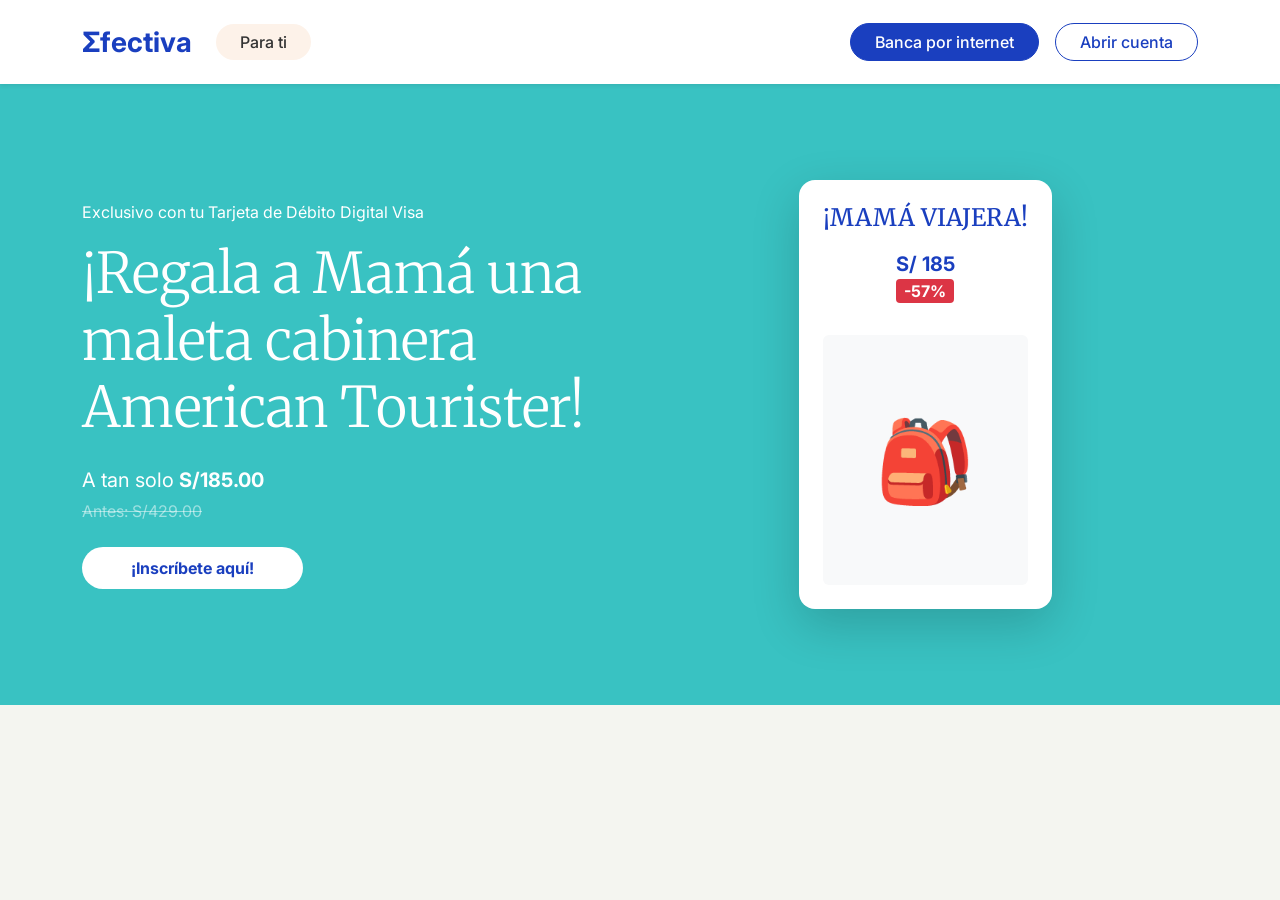
<file: FINANCIERA/src/main/resources/static/index.html>
<!DOCTYPE html>
<html lang="es">
<head>
    <meta charset="UTF-8">
    <meta name="viewport" content="width=device-width, initial-scale=1.0">
    <title>Financiera Efectiva - Réplica</title>
    <link href="https://cdn.jsdelivr.net/npm/bootstrap@5.3.2/dist/css/bootstrap.min.css" rel="stylesheet">
    <link href="https://fonts.googleapis.com/css2?family=Inter:wght@400;500;700&family=Merriweather:wght@700&display=swap" rel="stylesheet">

    <link rel="stylesheet" href="css/styles.css">
</head>
<body>

<nav class="navbar navbar-expand-lg bg-white py-3 shadow-sm sticky-top">
    <div class="container">
        <div class="d-flex align-items-center">
            <a class="navbar-brand text-primary fw-bold fs-3 me-4" href="#">Σfectiva</a>
            <button class="btn btn-light rounded-pill px-4 fw-medium" type="button" style="background-color: #fdf2e9; color: #333; border: none;">Para ti</button>
        </div>

        <button class="navbar-toggler" type="button" data-bs-toggle="collapse" data-bs-target="#navbarNav">
            <span class="navbar-toggler-icon"></span>
        </button>

        <div class="collapse navbar-collapse justify-content-end" id="navbarNav">
            <ul class="navbar-nav align-items-center">
                <li class="nav-item me-3">
                    <a href="login.html" class="btn btn-primary rounded-pill px-4 fw-medium">Banca por internet</a>
                </li>
                <li class="nav-item">
                    <a href="registro.html" class="btn btn-outline-primary rounded-pill px-4 fw-medium">Abrir cuenta</a>
                </li>
            </ul>
        </div>
    </div>
</nav>

<section class="hero-section text-white py-5" style="background-color: var(--efectiva-cyan);">
    <div class="container py-5">
        <div class="row align-items-center">
            <div class="col-lg-6 mb-5 mb-lg-0 pe-lg-5">
                <p class="mb-3 fs-6">Exclusivo con tu Tarjeta de Débito Digital Visa</p>
                <h1 class="display-4 mb-4 font-serif">¡Regala a Mamá una maleta cabinera American Tourister!</h1>
                <p class="fs-5 mb-1">A tan solo <strong>S/185.00</strong></p>
                <p class="text-white-50 text-decoration-line-through mb-4">Antes: S/429.00</p>
                <a href="registro.html" class="btn bg-white text-primary rounded-pill px-5 py-2 fw-bold">¡Inscríbete aquí!</a>
            </div>
            <div class="col-lg-6 text-center">
                <div class="bg-white rounded-4 p-4 text-dark shadow-lg d-inline-block position-relative">
                    <h4 class="font-serif text-primary mb-3">¡MAMÁ VIAJERA!</h4>
                    <p class="mb-0 fs-5 text-primary fw-bold">S/ 185</p>
                    <p class="text-danger fw-bold bg-danger text-white d-inline-block px-2 rounded-1">-57%</p>
                    <div class="mt-3 bg-light rounded" style="height: 250px; width: 100%; display: flex; align-items: center; justify-content: center; font-size: 5rem;">
                        🎒
                    </div>
                </div>
            </div>
        </div>
    </div>
</section>

<script src="https://cdn.jsdelivr.net/npm/bootstrap@5.3.2/dist/js/bootstrap.bundle.min.js"></script>
</body>
</html>
</file>
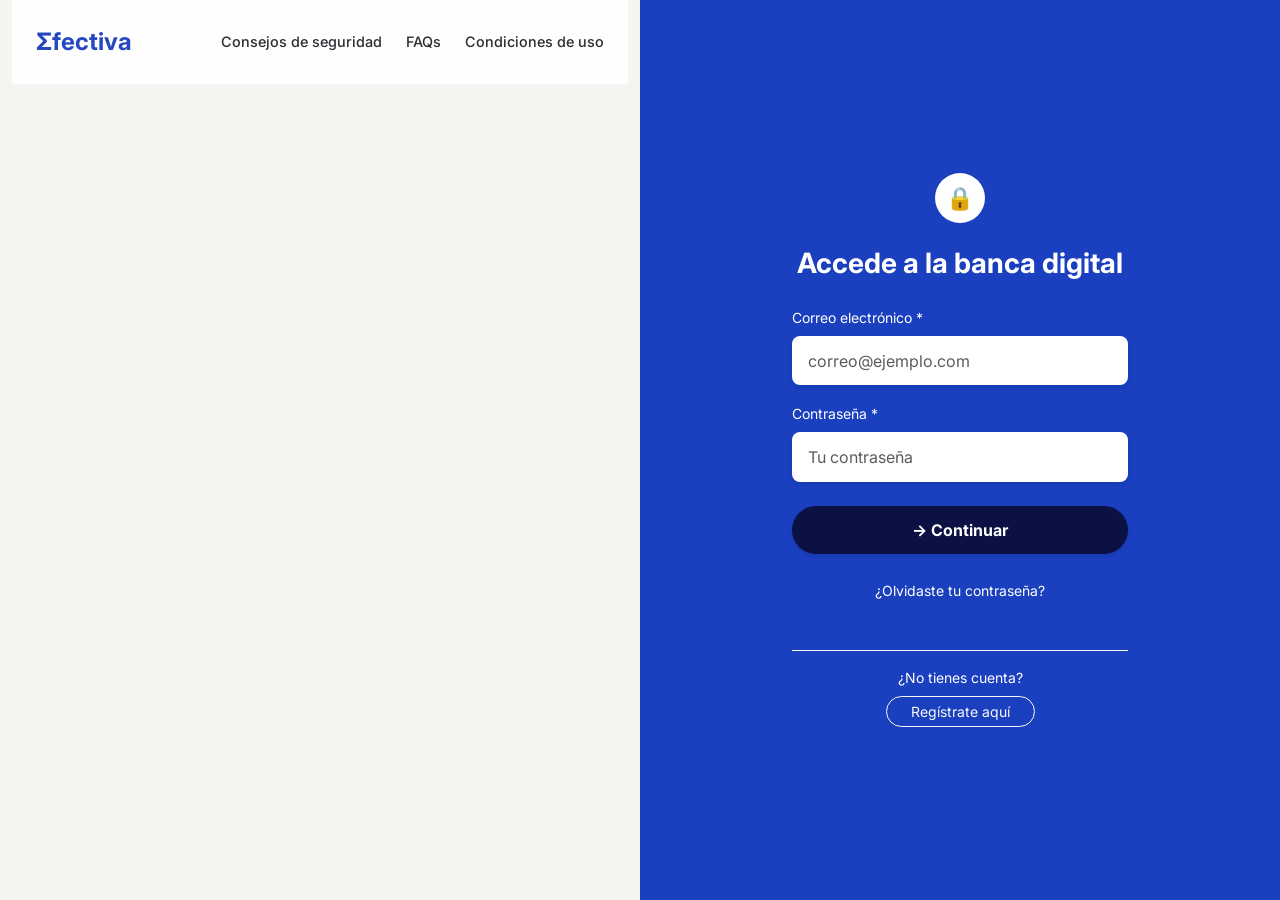
<file: FINANCIERA/src/main/resources/static/creditos.html>
<!DOCTYPE html>
<html lang="es">
<head>
    <meta charset="UTF-8">
    <meta name="viewport" content="width=device-width, initial-scale=1.0">
    <title>Mis Créditos - Financiera Efectiva</title>
    <link href="https://cdn.jsdelivr.net/npm/bootstrap@5.3.2/dist/css/bootstrap.min.css" rel="stylesheet">
    <link href="https://fonts.googleapis.com/css2?family=Inter:wght@400;500;700&display=swap" rel="stylesheet">
    <link rel="stylesheet" href="css/styles.css">

    <style>
        .card-solicitud { background: white; border-radius: 12px; padding: 1.5rem; margin-bottom: 1rem; border-left: 5px solid #ccc; box-shadow: 0 0.125rem 0.25rem rgba(0,0,0,0.075); }
        .card-solicitud.aprobado { border-left-color: #28a745; }
        .card-solicitud.pendiente { border-left-color: #ffc107; }
        .card-solicitud.revision { border-left-color: #17a2b8; }
        .card-solicitud.rechazado { border-left-color: #dc3545; }
        .badge-estado { padding: 0.4rem 0.8rem; border-radius: 20px; font-size: 0.8rem; font-weight: 600; }
        .badge-aprobado { background: #d4edda; color: #155724; }
        .badge-pendiente { background: #fff3cd; color: #856404; }
        .badge-revision { background: #d1ecf1; color: #0c5460; }
        .badge-rechazado { background: #f8d7da; color: #721c24; }

        /* Estilos para la tabla del cronograma */
        .table-cronograma th { font-size: 0.85rem; color: #6c757d; font-weight: 600; }
        .table-cronograma td { font-size: 0.9rem; vertical-align: middle; }
        .estado-cuota.PENDIENTE { color: #856404; background: #fff3cd; padding: 2px 8px; border-radius: 12px; font-size: 0.75rem; font-weight: bold;}
        .estado-cuota.PAGADO { color: #155724; background: #d4edda; padding: 2px 8px; border-radius: 12px; font-size: 0.75rem; font-weight: bold;}
        .estado-cuota.ATRASADO { color: #721c24; background: #f8d7da; padding: 2px 8px; border-radius: 12px; font-size: 0.75rem; font-weight: bold;}
    </style>
</head>
<body>

<div class="sidebar">
    <div class="logo">Σfectiva</div>
    <a href="dashboard.html">🏠 Inicio</a>
    <a href="ahorros.html">💰 Mis Ahorros</a>
    <a href="creditos.html" class="active">📋 Mis Créditos</a>
    <a href="solicitar_credito.html">➕ Solicitar Préstamo</a>
    <a href="transferencias.html">↔️ Transferencias</a>
    <a href="perfil.html">👤 Mi Perfil</a>
    <hr style="border-color:rgba(255,255,255,0.2); margin: 1rem 0;">
    <a href="login.html" id="btn-cerrar">🚪 Cerrar Sesión</a>
</div>

<div class="main-content">
    <div class="d-flex justify-content-between align-items-center mb-4">
        <h4 class="fw-bold mb-0">📋 Mis Créditos y Solicitudes</h4>
        <a href="solicitar_credito.html" class="btn btn-sm fw-semibold shadow-sm"
           style="background:var(--efectiva-blue); color:white; border-radius:8px; padding: 0.5rem 1rem;">
            ➕ Nueva Solicitud
        </a>
    </div>

    <div class="row g-3 mb-4" id="resumen-cards">
        <div class="col-md-3">
            <div class="bg-white rounded-3 p-3 text-center shadow-sm">
                <div style="font-size:1.8rem">📄</div>
                <div class="fw-bold fs-4" id="total-solicitudes">-</div>
                <div class="text-muted small">Total solicitudes</div>
            </div>
        </div>
        <div class="col-md-3">
            <div class="bg-white rounded-3 p-3 text-center shadow-sm">
                <div style="font-size:1.8rem">✅</div>
                <div class="fw-bold fs-4" id="total-aprobados">-</div>
                <div class="text-muted small">Aprobados</div>
            </div>
        </div>
        <div class="col-md-3">
            <div class="bg-white rounded-3 p-3 text-center shadow-sm">
                <div style="font-size:1.8rem">⏳</div>
                <div class="fw-bold fs-4" id="total-pendientes">-</div>
                <div class="text-muted small">Pendientes</div>
            </div>
        </div>
        <div class="col-md-3">
            <div class="bg-white rounded-3 p-3 text-center shadow-sm">
                <div style="font-size:1.8rem">❌</div>
                <div class="fw-bold fs-4" id="total-rechazados">-</div>
                <div class="text-muted small">Rechazados</div>
            </div>
        </div>
    </div>

    <div id="lista-solicitudes">
        <div class="text-center py-5 text-muted">
            <div class="spinner-border text-primary" role="status"></div>
            <div class="mt-3">Cargando tu información crediticia...</div>
        </div>
    </div>
</div>

<div class="modal fade" id="modalCronograma" tabindex="-1" aria-hidden="true">
    <div class="modal-dialog modal-lg modal-dialog-centered">
        <div class="modal-content border-0 shadow-lg rounded-4">
            <div class="modal-header border-0 bg-light rounded-top-4">
                <h5 class="modal-title fw-bold text-dark">📅 Cronograma de Pagos</h5>
                <button type="button" class="btn-close" data-bs-dismiss="modal" aria-label="Close"></button>
            </div>
            <div class="modal-body p-0">
                <div class="table-responsive">
                    <table class="table table-hover table-cronograma mb-0">
                        <thead class="bg-light">
                        <tr>
                            <th class="ps-4">N°</th>
                            <th>Vencimiento</th>
                            <th class="text-end">Capital</th>
                            <th class="text-end">Interés</th>
                            <th class="text-end fw-bold">Cuota Total</th>
                            <th class="text-center pe-4">Estado</th>
                        </tr>
                        </thead>
                        <tbody id="body-cronograma">
                        </tbody>
                    </table>
                </div>
            </div>
            <div class="modal-footer border-0 bg-light rounded-bottom-4">
                <div class="small text-muted w-100 text-center">
                    *La cuota total incluye Seguro de Desgravamen. Sistema de amortización Francés.
                </div>
            </div>
        </div>
    </div>
</div>

<script src="https://cdn.jsdelivr.net/npm/bootstrap@5.3.2/dist/js/bootstrap.bundle.min.js"></script>
<script>
    // 1. Extraer token para enviarlo a la API
    function getHeaders() {
        const token = localStorage.getItem('token');
        const headers = { 'Content-Type': 'application/json' };
        if (token) headers['Authorization'] = 'Bearer ' + token;
        return headers;
    }

    const usuario = JSON.parse(localStorage.getItem('usuario') || '{}');
    if (!usuario || !usuario.id) window.location.href = 'login.html';

    document.getElementById('btn-cerrar').addEventListener('click', (e) => {
        e.preventDefault();
        localStorage.removeItem('usuario');
        localStorage.removeItem('token'); // Limpieza completa
        window.location.href = 'login.html';
    });

    function getBadgeClass(estado) {
        if (!estado) return 'badge-pendiente';
        if (estado.includes('APROBADO') || estado === 'DESEMBOLSADO') return 'badge-aprobado';
        if (estado === 'EN_REVISION') return 'badge-revision';
        if (estado === 'RECHAZADO') return 'badge-rechazado';
        return 'badge-pendiente';
    }

    function getCardClass(estado) {
        if (!estado) return 'pendiente';
        if (estado.includes('APROBADO') || estado === 'DESEMBOLSADO') return 'aprobado';
        if (estado === 'EN_REVISION') return 'revision';
        if (estado === 'RECHAZADO') return 'rechazado';
        return 'pendiente';
    }

    function getIconEstado(estado) {
        if (!estado) return '⏳';
        if (estado.includes('APROBADO') || estado === 'DESEMBOLSADO') return '🎉';
        if (estado === 'EN_REVISION') return '🔍';
        if (estado === 'RECHAZADO') return '❌';
        return '📄';
    }

    async function cargarSolicitudes() {
        try {
            // SE AÑADIÓ LA LLAVE DE SEGURIDAD (getHeaders) AQUÍ
            const response = await fetch(`/api/prestamos/usuario/${usuario.id}`, {
                method: 'GET',
                headers: getHeaders()
            });
            const result = await response.json();
            const lista = document.getElementById('lista-solicitudes');

            if (!result.success || !result.solicitudes || result.solicitudes.length === 0) {
                lista.innerHTML = `
                    <div class="text-center py-5 text-muted bg-white rounded-3 shadow-sm">
                        <div style="font-size:3rem">📭</div>
                        <div class="fw-semibold mt-2">No tienes créditos registrados</div>
                        <div class="small mb-3 mt-2">¿Necesitas efectivo? Solicita tu primer préstamo</div>
                        <a href="solicitar_credito.html" class="btn btn-sm px-4 py-2"
                           style="background:var(--efectiva-blue); color:white; border-radius:8px">
                            Solicitar ahora
                        </a>
                    </div>`;
                document.getElementById('total-solicitudes').textContent = '0';
                document.getElementById('total-aprobados').textContent = '0';
                document.getElementById('total-pendientes').textContent = '0';
                document.getElementById('total-rechazados').textContent = '0';
                return;
            }

            const solicitudes = result.solicitudes;

            // Resumen
            document.getElementById('total-solicitudes').textContent = solicitudes.length;
            document.getElementById('total-aprobados').textContent = solicitudes.filter(s => s.estado && (s.estado.includes('APROBADO') || s.estado === 'DESEMBOLSADO')).length;
            document.getElementById('total-pendientes').textContent = solicitudes.filter(s => !s.estado || s.estado === 'PENDIENTE' || s.estado === 'EN_REVISION').length;
            document.getElementById('total-rechazados').textContent = solicitudes.filter(s => s.estado === 'RECHAZADO').length;

            // Renderizar Lista
            lista.innerHTML = solicitudes.map(s => {
                const fechaStr = s.fechaSolicitud ? new Date(s.fechaSolicitud).toLocaleDateString('es-PE', {day:'2-digit', month:'long', year:'numeric'}) : 'No registrada';
                const monto = s.monto ? parseFloat(s.monto).toLocaleString('es-PE', {minimumFractionDigits:2}) : '0.00';
                const cuota = s.cuotaMensual ? parseFloat(s.cuotaMensual).toLocaleString('es-PE', {minimumFractionDigits:2}) : '--';
                const score = s.puntajeScoring || '--';
                const estadoLimpio = (s.estado || 'PENDIENTE').replace('_', ' ');

                // Botón de cronograma solo si está aprobado o desembolsado
                const btnCronograma = (s.estado && (s.estado.includes('APROBADO') || s.estado === 'DESEMBOLSADO'))
                    ? `<button onclick="abrirCronograma('${s.id}')" class="btn btn-outline-primary btn-sm mt-3 fw-medium rounded-pill px-4">📅 Ver Cronograma de Pagos</button>`
                    : '';

                return `
                <div class="card-solicitud ${getCardClass(s.estado)}">
                    <div class="d-flex justify-content-between align-items-start flex-wrap gap-3">
                        <div>
                            <div class="d-flex align-items-center gap-2 mb-1">
                                <span style="font-size:1.3rem">${getIconEstado(s.estado)}</span>
                                <strong class="fs-5 text-dark">Préstamo de S/ ${monto}</strong>
                            </div>
                            <div class="text-muted small mb-3">📅 Solicitado: ${fechaStr}</div>
                            <div class="d-flex flex-wrap gap-4 small text-dark bg-light p-2 rounded">
                                <span>⏱ Plazo: <strong>${s.plazoMeses || '--'} meses</strong></span>
                                <span>💰 Cuota estimada: <strong>S/ ${cuota}</strong></span>
                                <span>🎯 Scoring: <strong>${score}/100</strong></span>
                                ${s.proposito ? `<span>📌 Motivo: <strong>${s.proposito}</strong></span>` : ''}
                            </div>
                            ${btnCronograma}
                        </div>
                        <span class="badge-estado ${getBadgeClass(s.estado)} shadow-sm">${estadoLimpio}</span>
                    </div>
                </div>`;
            }).join('');

        } catch (error) {
            console.error(error);
            document.getElementById('lista-solicitudes').innerHTML =
                '<div class="alert alert-danger shadow-sm">❌ Error al conectar con el servidor. Verifica tu conexión.</div>';
        }
    }

    // Función para consultar y mostrar el cronograma
    async function abrirCronograma(solicitudId) {
        const tbody = document.getElementById('body-cronograma');
        tbody.innerHTML = '<tr><td colspan="6" class="text-center py-4"><div class="spinner-border text-primary spinner-border-sm"></div> Cargando...</td></tr>';

        // Mostrar el modal inmediatamente
        const modal = new bootstrap.Modal(document.getElementById('modalCronograma'));
        modal.show();

        try {
            // SE AÑADIÓ LA LLAVE DE SEGURIDAD (getHeaders) AQUÍ TAMBIÉN
            const response = await fetch(`/api/prestamos/${solicitudId}/cronograma`, {
                method: 'GET',
                headers: getHeaders()
            });
            const result = await response.json();

            if (result.success && result.cronograma.length > 0) {
                tbody.innerHTML = result.cronograma.map(c => {
                    const fechaVenc = c.fechaVencimiento ? new Date(c.fechaVencimiento).toLocaleDateString('es-PE', {day:'2-digit', month:'short', year:'numeric'}) : '--';
                    return `
                    <tr>
                        <td class="ps-4 text-muted fw-bold">${c.numeroCuota}</td>
                        <td>${fechaVenc}</td>
                        <td class="text-end text-muted">S/ ${c.amortizacion.toFixed(2)}</td>
                        <td class="text-end text-muted">S/ ${c.interes.toFixed(2)}</td>
                        <td class="text-end fw-bold text-dark">S/ ${c.cuota.toFixed(2)}</td>
                        <td class="text-center pe-4"><span class="estado-cuota ${c.estado}">${c.estado}</span></td>
                    </tr>`;
                }).join('');
            } else {
                tbody.innerHTML = '<tr><td colspan="6" class="text-center text-muted py-4">No se encontró el cronograma. Probablemente aún no se haya generado.</td></tr>';
            }
        } catch (error) {
            tbody.innerHTML = '<tr><td colspan="6" class="text-center text-danger py-4">Error al cargar el cronograma.</td></tr>';
        }
    }

    cargarSolicitudes();
</script>
</body>
</html>
</file>
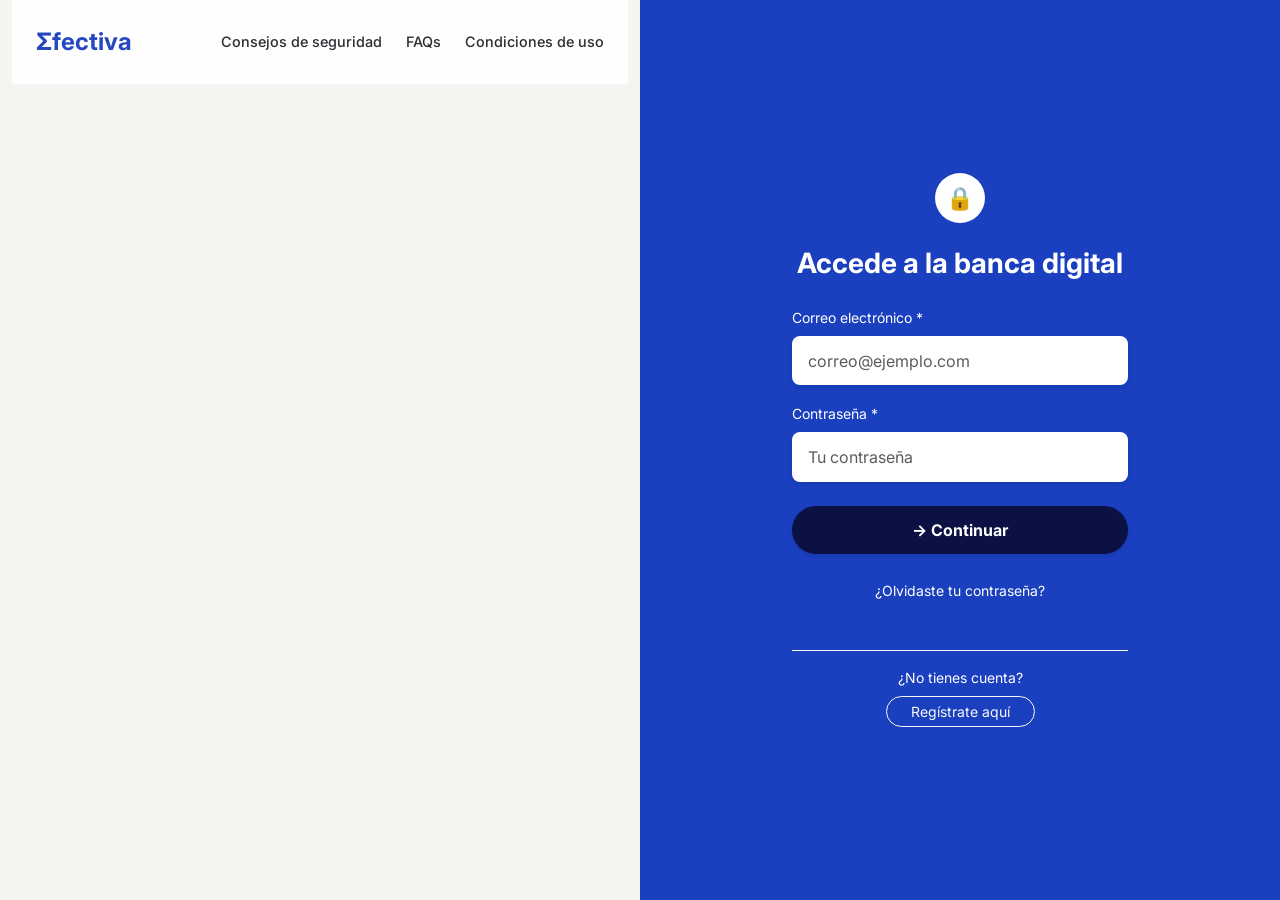
<file: FINANCIERA/src/main/resources/static/login.html>
<!DOCTYPE html>
<html lang="es">
<head>
    <meta charset="UTF-8">
    <meta name="viewport" content="width=device-width, initial-scale=1.0">
    <title>Acceso - Financiera Efectiva</title>
    <link href="https://cdn.jsdelivr.net/npm/bootstrap@5.3.2/dist/css/bootstrap.min.css" rel="stylesheet">
    <link href="https://fonts.googleapis.com/css2?family=Inter:wght@400;500;700&display=swap" rel="stylesheet">

    <link rel="stylesheet" href="css/styles.css">

    <style>
        /* ESTILOS EXCLUSIVOS DEL LOGIN (No borrar) */
        .login-vh { min-height: 100vh; }
        .bg-login-image {
            background-image: url('https://images.unsplash.com/photo-1511895426328-dc8714191300?q=80&w=1000&auto=format&fit=crop');
            background-size: cover;
            background-position: center;
        }
        .bg-login-form { background-color: var(--efectiva-blue); color: white; }
        .form-control { padding: 0.8rem 1rem; border-radius: 8px; }
        .btn-dark-blue {
            background-color: var(--efectiva-dark-blue);
            color: white;
            border-radius: 25px;
            padding: 0.75rem;
            border: none;
            transition: all 0.2s;
        }
        .btn-dark-blue:hover { background-color: #000; color: white; }
        #mensaje-error {
            display: none;
            background: rgba(255,0,0,0.2);
            border: 1px solid rgba(255,80,80,0.6);
            border-radius: 8px;
            padding: 10px;
            text-align: center;
            font-size: 0.9rem;
        }
    </style>
</head>
<body>
<div class="container-fluid">
    <div class="row login-vh">

        <div class="col-md-6 d-none d-md-block bg-login-image">
            <div class="p-4 bg-white d-flex justify-content-between align-items-center" style="opacity:0.95">
                <span class="text-primary fw-bold fs-4">Σfectiva</span>
                <div class="d-flex gap-4 fw-medium" style="font-size:0.9rem">
                    <a href="#" class="text-decoration-none text-dark">Consejos de seguridad</a>
                    <a href="#" class="text-decoration-none text-dark">FAQs</a>
                    <a href="#" class="text-decoration-none text-dark">Condiciones de uso</a>
                </div>
            </div>
        </div>

        <div class="col-md-6 bg-login-form d-flex flex-column justify-content-center align-items-center">
            <div class="w-100" style="max-width:400px; padding: 2rem;">

                <div class="text-center mb-4">
                    <div class="bg-white text-dark rounded-circle d-inline-flex align-items-center justify-content-center"
                         style="width:50px;height:50px;font-size:1.4rem">🔒</div>
                </div>

                <h3 class="text-center mb-4 fw-bold">Accede a la banca digital</h3>

                <div id="mensaje-error" class="mb-3">
                    ❌ <span id="texto-error"></span>
                </div>

                <div class="mb-3">
                    <label class="form-label small">Correo electrónico *</label>
                    <input type="email" id="correo"
                           class="form-control border-0 shadow-sm"
                           placeholder="correo@ejemplo.com">
                </div>

                <div class="mb-4">
                    <label class="form-label small">Contraseña *</label>
                    <input type="password" id="password"
                           class="form-control border-0 shadow-sm"
                           placeholder="Tu contraseña">
                </div>

                <button id="btn-login" class="btn btn-dark-blue w-100 fw-bold shadow-sm">
                    → Continuar
                </button>

                <div class="text-center mt-4">
                    <a href="#" class="text-white text-decoration-none small">¿Olvidaste tu contraseña?</a>
                </div>

                <div class="text-center mt-5 pt-3 border-top border-light">
                    <p class="small mb-2">¿No tienes cuenta?</p>
                    <a href="registro.html" class="btn btn-outline-light rounded-pill px-4 btn-sm">Regístrate aquí</a>
                </div>
            </div>
        </div>
    </div>
</div>

<script>
    document.getElementById('btn-login').addEventListener('click', async () => {
        const correo   = document.getElementById('correo').value.trim();
        const password = document.getElementById('password').value.trim();
        const errorDiv = document.getElementById('mensaje-error');
        const errorTxt = document.getElementById('texto-error');

        errorDiv.style.display = 'none';

        if (!correo || !password) {
            errorTxt.textContent = 'Por favor completa todos los campos.';
            errorDiv.style.display = 'block';
            return;
        }

        try {
            const response = await fetch('/api/usuarios/login', {
                method: 'POST',
                headers: { 'Content-Type': 'application/json' },
                body: JSON.stringify({ correo, password })
            });

            const result = await response.json();

            if (result.success) {
                localStorage.setItem('usuario', JSON.stringify(result.data));
                localStorage.setItem('token', result.token);
                // AQUÍ ESTÁ LA MAGIA: El backend ahora nos dice a qué pantalla ir
                window.location.href = result.redirect;
            } else {
                errorTxt.textContent = result.message;
                errorDiv.style.display = 'block';
            }
        } catch (error) {
            errorTxt.textContent = 'No se pudo conectar con el servidor.';
            errorDiv.style.display = 'block';
        }
    });
</script>
</body>
</html>
</file>
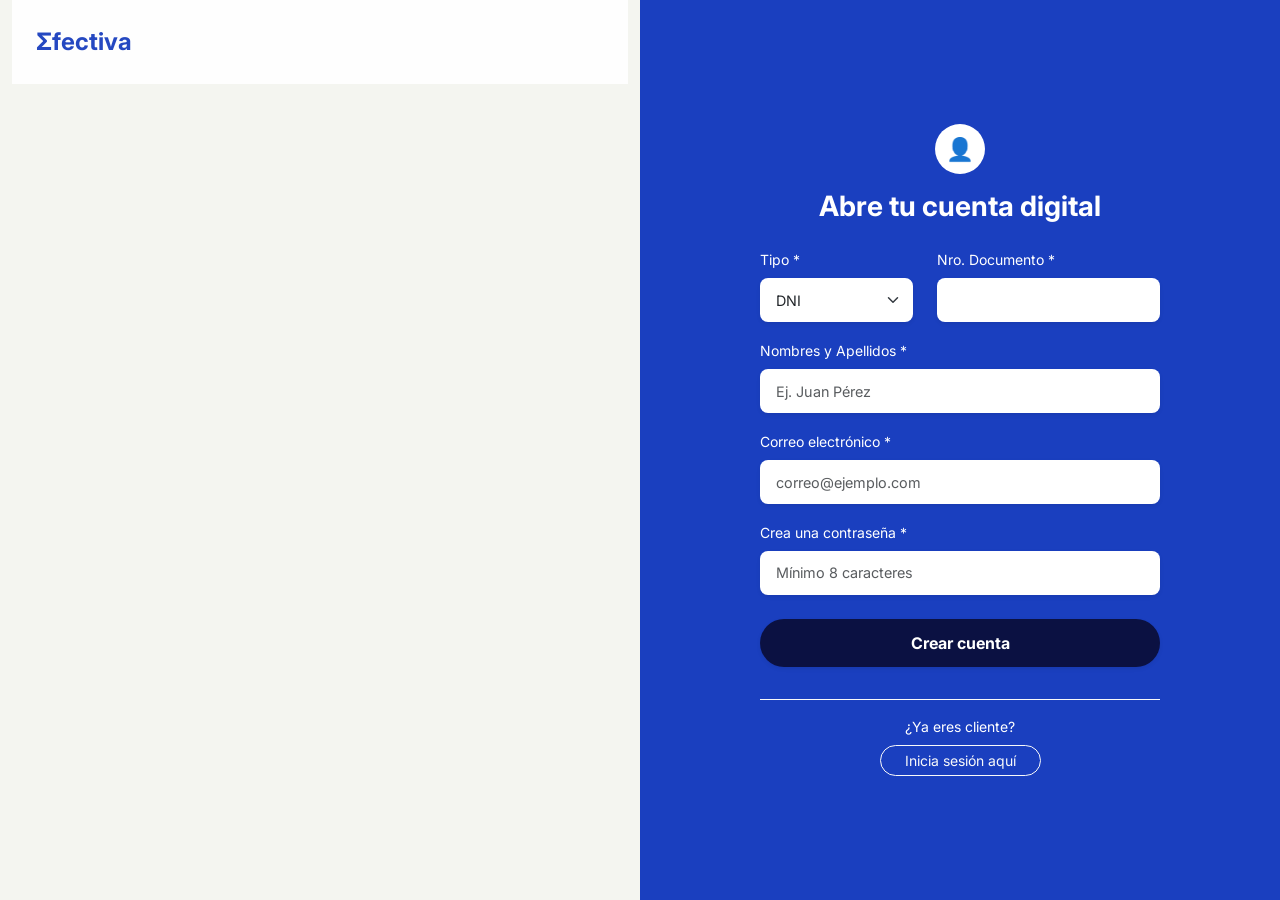
<file: FINANCIERA/src/main/resources/static/registro.html>
<!DOCTYPE html>
<html lang="es">
<head>
    <meta charset="UTF-8">
    <meta name="viewport" content="width=device-width, initial-scale=1.0">
    <title>Registro - Financiera Efectiva</title>
    <link href="https://cdn.jsdelivr.net/npm/bootstrap@5.3.2/dist/css/bootstrap.min.css" rel="stylesheet">
    <link href="https://fonts.googleapis.com/css2?family=Inter:wght@400;500;700&display=swap" rel="stylesheet">

    <link rel="stylesheet" href="css/styles.css">

    <style>
        /* ESTILOS EXCLUSIVOS DEL REGISTRO (Iguales al Login) */
        .login-vh { min-height: 100vh; }
        .bg-login-image {
            background-image: url('https://images.unsplash.com/photo-1573164713988-8665fc963095?q=80&w=1000&auto=format&fit=crop');
            background-size: cover;
            background-position: center;
        }
        .bg-login-form { background-color: var(--efectiva-blue); color: white; }
        .form-control, .form-select { padding: 0.7rem 1rem; border-radius: 8px; font-size: 0.9rem; }
        .btn-dark-blue {
            background-color: var(--efectiva-dark-blue);
            color: white; border-radius: 25px; padding: 0.75rem; border: none; transition: all 0.2s;
        }
        .btn-dark-blue:hover { background-color: #000; color: white; }
    </style>
</head>
<body>

<div class="container-fluid">
    <div class="row login-vh">
        <div class="col-md-6 d-none d-md-block bg-login-image">
            <div class="p-4 bg-white d-flex justify-content-between align-items-center" style="opacity: 0.95;">
                <span class="text-primary fw-bold fs-4">Σfectiva</span>
            </div>
        </div>

        <div class="col-md-6 bg-login-form d-flex flex-column justify-content-center align-items-center position-relative py-5">
            <div class="w-100" style="max-width: 400px;">
                <div class="text-center mb-3">
                    <div class="bg-white text-dark rounded-circle d-inline-flex align-items-center justify-content-center" style="width: 50px; height: 50px; font-size: 1.4rem;">
                        👤
                    </div>
                </div>

                <h3 class="text-center mb-4 fw-bold">Abre tu cuenta digital</h3>

                <form id="form-registro">
                    <div class="row">
                        <div class="col-md-5 mb-3">
                            <label class="form-label small">Tipo *</label>
                            <select id="tipo-doc" class="form-select border-0 shadow-sm" required>
                                <option value="DNI">DNI</option>
                                <option value="CE">CE</option>
                            </select>
                        </div>
                        <div class="col-md-7 mb-3">
                            <label class="form-label small">Nro. Documento *</label>
                            <input type="text" id="num-doc" class="form-control border-0 shadow-sm" required>
                        </div>
                    </div>

                    <div class="mb-3">
                        <label class="form-label small">Nombres y Apellidos *</label>
                        <input type="text" id="nombres" class="form-control border-0 shadow-sm" placeholder="Ej. Juan Pérez" required>
                    </div>

                    <div class="mb-3">
                        <label class="form-label small">Correo electrónico *</label>
                        <input type="email" id="correo" class="form-control border-0 shadow-sm" placeholder="correo@ejemplo.com" required>
                    </div>

                    <div class="mb-4">
                        <label class="form-label small">Crea una contraseña *</label>
                        <input type="password" id="password" class="form-control border-0 shadow-sm" placeholder="Mínimo 8 caracteres" required>
                    </div>

                    <button type="submit" id="btn-registro" class="btn btn-dark-blue w-100 fw-bold shadow-sm mb-3">
                        Crear cuenta
                    </button>
                </form>

                <div class="text-center mt-3 pt-3 border-top border-light">
                    <p class="small mb-2">¿Ya eres cliente?</p>
                    <a href="login.html" class="btn btn-outline-light rounded-pill px-4 btn-sm">Inicia sesión aquí</a>
                </div>
            </div>
        </div>
    </div>
</div>

<script>
    document.getElementById('form-registro').addEventListener('submit', async (e) => {
        e.preventDefault();

        const tipoDocumento = document.getElementById('tipo-doc').value;
        const numeroDocumento = document.getElementById('num-doc').value.trim();
        const nombres = document.getElementById('nombres').value.trim();
        const correo = document.getElementById('correo').value.trim();
        const password = document.getElementById('password').value.trim();
        const btn = document.getElementById('btn-registro');

        if (!numeroDocumento || !nombres || !correo || !password) {
            alert('Por favor completa todos los campos.');
            return;
        }

        btn.disabled = true;
        btn.textContent = 'Procesando...';

        try {
            const response = await fetch('/api/usuarios/registro', {
                method: 'POST',
                headers: { 'Content-Type': 'application/json' },
                body: JSON.stringify({
                    tipoDocumento,
                    numeroDocumento,
                    nombres,
                    correo,
                    password
                })
            });

            const result = await response.json();

            if (result.success) {
                alert('✅ Cuenta creada correctamente. Inicia sesión.');
                window.location.href = 'login.html';
            } else {
                alert('❌ Error: ' + result.message);
            }
        } catch (error) {
            alert('No se pudo conectar con el servidor.');
        } finally {
            btn.disabled = false;
            btn.textContent = 'Crear cuenta';
        }
    });
</script>
</body>
</html>
</file>
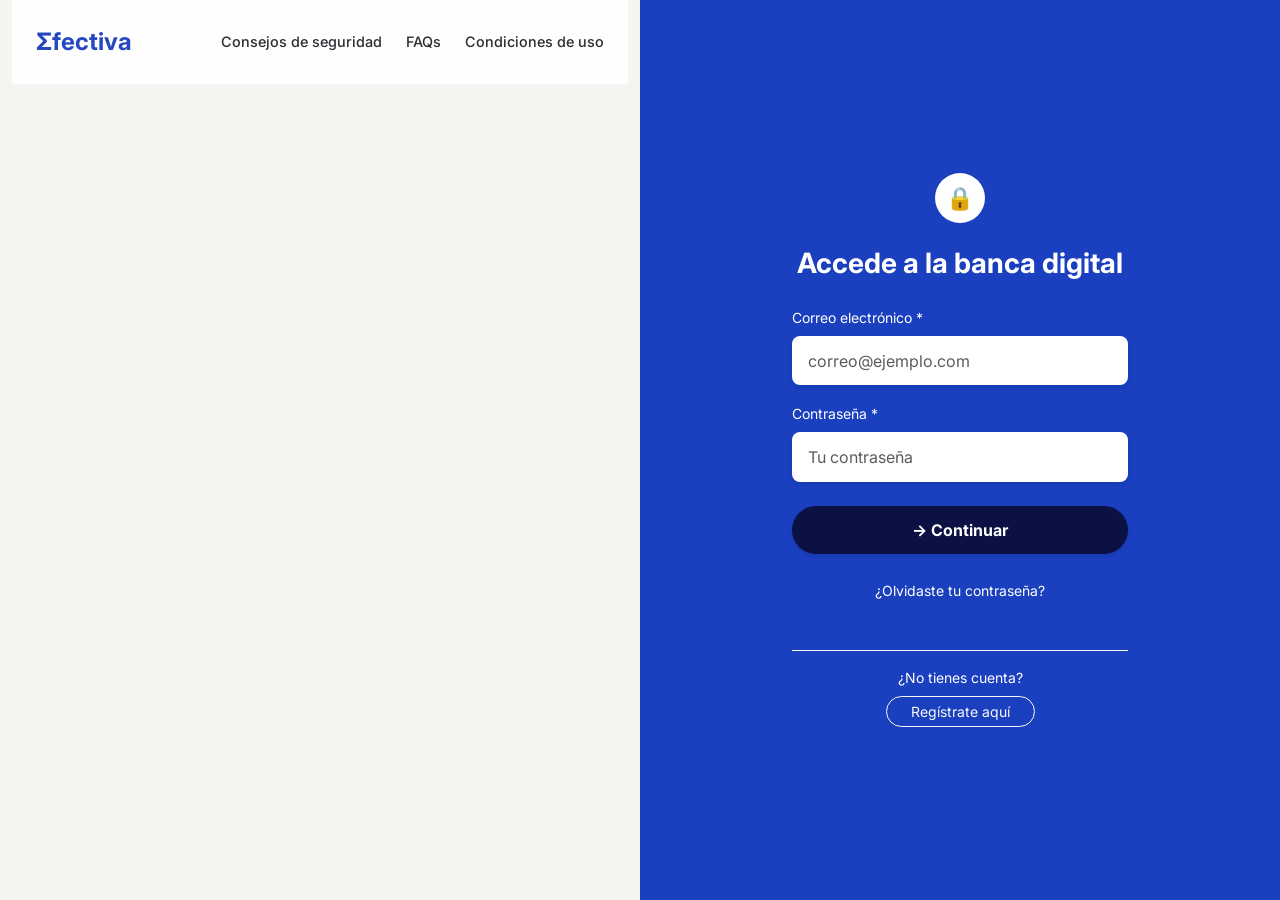
<file: FINANCIERA/src/main/resources/static/solicitar_credito.html>
<!DOCTYPE html>
<html lang="es">
<head>
    <meta charset="UTF-8">
    <meta name="viewport" content="width=device-width, initial-scale=1.0">
    <title>Solicitar Préstamo - Financiera Efectiva</title>
    <link href="https://cdn.jsdelivr.net/npm/bootstrap@5.3.2/dist/css/bootstrap.min.css" rel="stylesheet">
    <link href="https://fonts.googleapis.com/css2?family=Inter:wght@400;500;700&display=swap" rel="stylesheet">

    <link rel="stylesheet" href="css/styles.css">

    <style>
        .card-form { background: white; border-radius: 16px; padding: 2rem; }
        .simulador {
            background: linear-gradient(135deg, var(--efectiva-blue), #2d5be3);
            color: white; border-radius: 16px; padding: 1.5rem;
        }
        .range-slider { accent-color: white; width: 100%; }
        .resultado-item { background: rgba(255,255,255,0.15); border-radius: 8px; padding: 0.8rem; }
        .badge-estado { padding: 0.5rem 1rem; border-radius: 20px; font-size: 0.85rem; font-weight: 600; }
        .aprobado { background: #d4edda; color: #155724; }
        .revision { background: #fff3cd; color: #856404; }
        .rechazado { background: #f8d7da; color: #721c24; }
        #resultado-panel { display: none; }
        .scoring-item { display: flex; justify-content: space-between; padding: 0.3rem 0; border-bottom: 1px solid #e9ecef; font-size: 0.85rem; }
        .scoring-item:last-child { border-bottom: none; }
        .legales-box { background: #f8f9fa; border-radius: 8px; padding: 1rem; font-size: 0.7rem; color: #6c757d; text-align: justify;}
    </style>
</head>
<body>

<div class="sidebar">
    <div class="logo">Σfectiva</div>
    <a href="dashboard.html">🏠 Inicio</a>
    <a href="ahorros.html">💰 Mis Ahorros</a>
    <a href="creditos.html">📋 Mis Créditos</a>
    <a href="solicitar_credito.html" class="active">➕ Solicitar Préstamo</a>
    <a href="transferencias.html">↔️ Transferencias</a>
    <a href="perfil.html">👤 Mi Perfil</a>
    <hr style="border-color:rgba(255,255,255,0.2); margin: 1rem 0;">
    <a href="login.html" id="btn-cerrar">🚪 Cerrar Sesión</a>
</div>

<div class="main-content">
    <h4 class="fw-bold mb-4">Crédito Empresarial (Micro Micro)</h4>

    <div class="row g-4">
        <div class="col-md-5">
            <div class="simulador mb-3">
                <h6 class="fw-bold mb-3">🧮 Simulador Efectiva</h6>
                <div class="mb-3">
                    <div class="d-flex justify-content-between mb-1">
                        <label class="small">Monto a solicitar</label>
                        <strong id="lbl-monto">S/ 1,000</strong>
                    </div>
                    <input type="range" class="range-slider" id="slider-monto"
                           min="500" max="30000" step="500" value="1000">
                    <div class="d-flex justify-content-between" style="font-size:0.75rem; opacity:0.7">
                        <span>S/ 500</span><span>S/ 30,000</span>
                    </div>
                </div>
                <div class="mb-4">
                    <div class="d-flex justify-content-between mb-1">
                        <label class="small">Plazo de pago</label>
                        <strong id="lbl-plazo">12 meses</strong>
                    </div>
                    <input type="range" class="range-slider" id="slider-plazo"
                           min="3" max="36" step="3" value="12">
                    <div class="d-flex justify-content-between" style="font-size:0.75rem; opacity:0.7">
                        <span>3 meses</span><span>36 meses</span>
                    </div>
                </div>
                <div class="row g-2">
                    <div class="col-6">
                        <div class="resultado-item text-center">
                            <div style="font-size:0.75rem; opacity:0.8">Cuota mensual</div>
                            <div class="fw-bold" id="sim-cuota">S/ --</div>
                        </div>
                    </div>
                    <div class="col-6">
                        <div class="resultado-item text-center">
                            <div style="font-size:0.75rem; opacity:0.8">Total a pagar</div>
                            <div class="fw-bold" id="sim-total">S/ --</div>
                        </div>
                    </div>
                    <div class="col-12">
                        <div class="resultado-item text-center">
                            <div style="font-size:0.75rem; opacity:0.8">Tasa Efectiva Anual (TEA)</div>
                            <div class="fw-bold" id="sim-tea">--%</div>
                        </div>
                    </div>
                </div>
            </div>

            <div class="legales-box shadow-sm mb-3">
                <strong>Información Legal e Importante:</strong><br><br>
                EL CLIENTE tiene el derecho a elegir entre la contratación del seguro de desgravamen que ofrecemos en Financiera Efectiva para los créditos o, en su defecto, un seguro contratado directamente por EL CLIENTE. Si EL CLIENTE elige la segunda opción, dicho seguro deberá endosarse a favor de Financiera Efectiva S.A.
                <br><br>
                La información contenida en el simulador web es referencial y está sujeta a cambios. Financiera Efectiva difunde esta información conforme a la Ley N° 28587 y Resolución SBS N° 3274-2017. El pago de todas las cuotas está afecta al ITF (0.005%). La tasa de interés compensatorio efectiva anual fija (TEA) está calculada sobre una base de 360 días.
            </div>
        </div>

        <div class="col-md-7">
            <div class="card-form shadow-sm">
                <h6 class="fw-bold mb-3">📋 Configuración de la Solicitud</h6>

                <div class="row g-3 mb-3">
                    <div class="col-6">
                        <label class="form-label small fw-semibold">Día de pago mensual *</label>
                        <select class="form-select" id="dia-pago">
                            <option value="3">Los días 03 de cada mes</option>
                            <option value="5">Los días 05 de cada mes</option>
                            <option value="10">Los días 10 de cada mes</option>
                            <option value="15">Los días 15 de cada mes</option>
                        </select>
                    </div>
                    <div class="col-6">
                        <label class="form-label small fw-semibold">Seguro de Desgravamen *</label>
                        <select class="form-select" id="seguro-desgravamen">
                            <option value="false">Sin Seguro (Endosado externo) - TEA 43.92%</option>
                            <option value="true">Con Seguro Financiera Efectiva - TEA 40.92%</option>
                        </select>
                    </div>
                </div>

                <div class="mb-3">
                    <label class="form-label small fw-semibold">Propósito del préstamo *</label>
                    <select class="form-select" id="proposito">
                        <option value="Capital de Trabajo">💼 Capital de Trabajo</option>
                        <option value="Activo Fijo">🏢 Compra de Activo Fijo</option>
                        <option value="Mercadería">📦 Compra de Mercadería</option>
                        <option value="Local">🏗️ Remodelación de Local</option>
                    </select>
                </div>

                <hr class="my-3">
                <h6 class="fw-bold mb-3 small" style="color:var(--efectiva-blue)">
                    📝 Información de evaluación crediticia
                </h6>

                <div class="mb-3">
                    <label class="form-label small fw-semibold">Ingreso mensual aproximado *</label>
                    <div class="input-group">
                        <span class="input-group-text">S/</span>
                        <input type="number" class="form-control" id="ingreso-mensual"
                               placeholder="Ej: 4500" min="0">
                    </div>
                    <div class="form-text small" id="alerta-capacidad"></div>
                </div>

                <div class="row g-3 mb-3">
                    <div class="col-6">
                        <label class="form-label small fw-semibold">¿Meses de operación?</label>
                        <input type="number" class="form-control" id="meses-trabajo" value="24" min="0">
                    </div>
                    <div class="col-6">
                        <label class="form-label small fw-semibold">¿Cliente Efectiva?</label>
                        <select class="form-select" id="historial-efectiva">
                            <option value="true">Sí</option>
                            <option value="false">No</option>
                        </select>
                    </div>
                    <div class="col-6">
                        <label class="form-label small fw-semibold">¿Recibo de servicios?</label>
                        <select class="form-select" id="recibo-servicios">
                            <option value="true">Sí tengo</option>
                            <option value="false">No tengo</option>
                        </select>
                    </div>
                    <div class="col-6">
                        <label class="form-label small fw-semibold">¿Deuda en SBS?</label>
                        <select class="form-select" id="deuda-sbs">
                            <option value="false">No tengo</option>
                            <option value="true">Sí tengo</option>
                        </select>
                    </div>
                </div>

                <div id="resultado-panel" class="mb-3">
                    <div class="text-center p-3 rounded-3" id="resultado-box">
                        <div style="font-size:2.5rem" id="resultado-icon">⏳</div>
                        <div class="fw-bold fs-5 mt-2" id="resultado-titulo"></div>
                        <div class="small mt-1" id="resultado-mensaje"></div>
                        <div class="mt-2"><span class="badge-estado" id="resultado-badge"></span></div>
                        <div class="mt-3 row g-2" id="resultado-detalle"></div>
                    </div>
                </div>

                <button id="btn-solicitar" class="btn w-100 fw-bold py-2"
                        style="background:var(--efectiva-blue); color:white; border-radius:10px">
                    Enviar Solicitud
                </button>
            </div>
        </div>
    </div>
</div>

<script>
    // 1. Extraer token para enviarlo a la API
    function getHeaders() {
        const token = localStorage.getItem('token');
        const headers = { 'Content-Type': 'application/json' };
        if (token) headers['Authorization'] = 'Bearer ' + token;
        return headers;
    }

    const usuario = JSON.parse(localStorage.getItem('usuario') || '{}');
    if (!usuario || !usuario.id) window.location.href = 'login.html';

    document.getElementById('btn-cerrar').addEventListener('click', (e) => {
        e.preventDefault();
        localStorage.removeItem('usuario');
        localStorage.removeItem('token'); // Limpieza completa
        window.location.href = 'login.html';
    });

    // Función matemática exacta para coincidir con los 30 casos del profesor
   function calcularCuota(monto, meses, tieneSeguro) {
        const tem = tieneSeguro ? 0.0290 : 0.0308;  // <- ESTOS DOS NÚMEROS MÁGICOS
        const cuota = monto * (tem * Math.pow(1+tem, meses)) / (Math.pow(1+tem, meses) - 1);
        return cuota.toFixed(2);
    }

    function actualizarSimulador() {
        const monto = parseInt(document.getElementById('slider-monto').value);
        const plazo = parseInt(document.getElementById('slider-plazo').value);
        const tieneSeguro = document.getElementById('seguro-desgravamen').value === 'true';

        const cuota = calcularCuota(monto, plazo, tieneSeguro);
        const total = (parseFloat(cuota) * plazo).toFixed(2);
        const teaVisual = tieneSeguro ? "40.92" : "43.92";

        document.getElementById('lbl-monto').textContent = `S/ ${monto.toLocaleString()}`;
        document.getElementById('lbl-plazo').textContent = `${plazo} meses`;
        document.getElementById('sim-cuota').textContent = `S/ ${parseFloat(cuota).toLocaleString('es-PE', {minimumFractionDigits:2})}`;
        document.getElementById('sim-total').textContent = `S/ ${parseFloat(total).toLocaleString('es-PE', {minimumFractionDigits:2})}`;
        document.getElementById('sim-tea').textContent = `${teaVisual}%`;

        // Alerta de capacidad de pago
        const ingreso = parseFloat(document.getElementById('ingreso-mensual').value) || 0;
        if (ingreso > 0) {
            const ratio = parseFloat(cuota) / ingreso;
            const alerta = document.getElementById('alerta-capacidad');
            if (ratio <= 0.35) {
                alerta.innerHTML = `<span class="text-success">✅ Cuota representa el ${(ratio*100).toFixed(1)}% de tu ingreso</span>`;
            } else {
                alerta.innerHTML = `<span class="text-danger">⚠️ Cuota representa el ${(ratio*100).toFixed(1)}% de tu ingreso (riesgo alto)</span>`;
            }
        }
    }

    document.getElementById('slider-monto').addEventListener('input', actualizarSimulador);
    document.getElementById('slider-plazo').addEventListener('input', actualizarSimulador);
    document.getElementById('seguro-desgravamen').addEventListener('change', actualizarSimulador);
    document.getElementById('ingreso-mensual').addEventListener('input', actualizarSimulador);
    actualizarSimulador();

    document.getElementById('btn-solicitar').addEventListener('click', async () => {
        const btn = document.getElementById('btn-solicitar');
        const ingreso = parseFloat(document.getElementById('ingreso-mensual').value);

        if (!ingreso || ingreso <= 0) { alert('Por favor ingresa tu ingreso mensual.'); return; }

        btn.disabled = true;
        btn.textContent = 'Evaluando...';

        const payload = {
            usuarioId: usuario.id,
            monto: parseInt(document.getElementById('slider-monto').value),
            plazoMeses: parseInt(document.getElementById('slider-plazo').value),
            proposito: document.getElementById('proposito').value,
            ingresoMensual: ingreso,
            mesesTrabajo: parseInt(document.getElementById('meses-trabajo').value) || 0,
            tieneHistorialEfectiva: document.getElementById('historial-efectiva').value === 'true',
            tieneReciboServicios: document.getElementById('recibo-servicios').value === 'true',
            tieneDeudaSbs: document.getElementById('deuda-sbs').value === 'true',

            // NUEVOS DATOS PARA EL CRONOGRAMA EMPRESARIAL
            diaPago: parseInt(document.getElementById('dia-pago').value),
            tieneSeguro: document.getElementById('seguro-desgravamen').value === 'true'
        };

        try {
            // SE AÑADIÓ LA LLAVE DE SEGURIDAD (getHeaders) AQUÍ
            const response = await fetch('/api/prestamos/solicitar', {
                method: 'POST',
                headers: getHeaders(), // <-- El portero ahora lee el token
                body: JSON.stringify(payload)
            });

            const result = await response.json();
            const panel = document.getElementById('resultado-panel');
            const box = document.getElementById('resultado-box');
            panel.style.display = 'block';

            if (result.success) {
                const configs = {
                    'APROBADO_PROVISIONAL': { icon:'🎉', titulo:'¡Pre-aprobado!', color:'#d4edda', badgeClass:'aprobado' },
                    'EN_REVISION':          { icon:'🔍', titulo:'En Comité',      color:'#fff3cd', badgeClass:'revision' },
                    'RECHAZADO':            { icon:'❌', titulo:'No Aprobado',    color:'#f8d7da', badgeClass:'rechazado' }
                };
                const cfg = configs[result.estado] || configs['EN_REVISION'];
                box.style.background = cfg.color;
                document.getElementById('resultado-icon').textContent = cfg.icon;
                document.getElementById('resultado-titulo').textContent = cfg.titulo;
                document.getElementById('resultado-mensaje').textContent = result.mensaje;
                document.getElementById('resultado-badge').textContent = result.estado.replace(/_/g,' ');
                document.getElementById('resultado-badge').className = `badge-estado ${cfg.badgeClass}`;
                document.getElementById('resultado-detalle').innerHTML = `
                    <div class="col-4"><div class="bg-white rounded p-2 text-center">
                        <div class="small text-muted">Monto</div>
                        <div class="fw-bold small">S/ ${payload.monto.toLocaleString()}</div>
                    </div></div>
                    <div class="col-4"><div class="bg-white rounded p-2 text-center">
                        <div class="small text-muted">Cuota</div>
                        <div class="fw-bold small">S/ ${parseFloat(result.cuotaMensual).toLocaleString()}</div>
                    </div></div>
                    <div class="col-4"><div class="bg-white rounded p-2 text-center">
                        <div class="small text-muted">Plazo</div>
                        <div class="fw-bold small">${payload.plazoMeses} meses</div>
                    </div></div>`;
            } else {
                box.style.background = '#f8d7da';
                document.getElementById('resultado-icon').textContent = '⚠️';
                document.getElementById('resultado-titulo').textContent = 'No Permitido';
                document.getElementById('resultado-mensaje').textContent = result.message;
                document.getElementById('resultado-badge').textContent = 'BLOQUEADO';
                document.getElementById('resultado-badge').className = 'badge-estado rechazado';
                document.getElementById('resultado-detalle').innerHTML = '';
            }
        } catch (error) {
            alert('Error conectando con el servidor.');
        } finally {
            btn.textContent = 'Enviar Solicitud';
            btn.disabled = false;
        }
    });
</script>
</body>
</html>
</file>
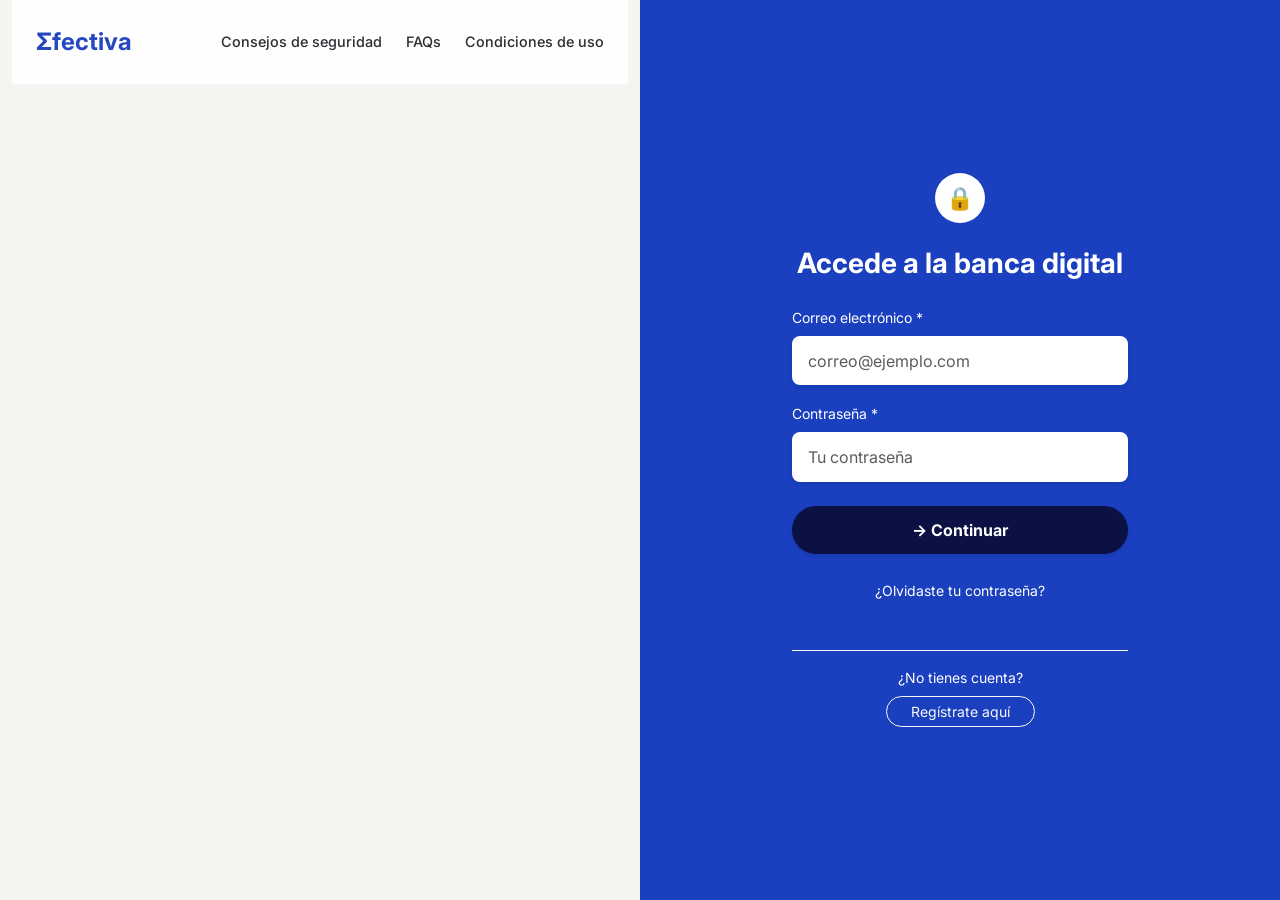
<file: FINANCIERA/src/main/resources/static/transferencias.html>
<!DOCTYPE html>
<html lang="es">
<head>
    <meta charset="UTF-8">
    <meta name="viewport" content="width=device-width, initial-scale=1.0">
    <title>Transferencias - Financiera Efectiva</title>
    <link href="https://cdn.jsdelivr.net/npm/bootstrap@5.3.2/dist/css/bootstrap.min.css" rel="stylesheet">
    <link href="https://fonts.googleapis.com/css2?family=Inter:wght@400;500;700&display=swap" rel="stylesheet">
    <link rel="stylesheet" href="https://cdn.jsdelivr.net/npm/bootstrap-icons@1.11.1/font/bootstrap-icons.css">
    <link rel="stylesheet" href="css/styles.css">

</head>
<body>

<div class="sidebar p-3 d-flex flex-column">
    <h3 class="text-white fw-bold mb-4 px-3 mt-2">Σfectiva</h3>
    <ul class="nav flex-column mb-auto">
        <li class="nav-item">
            <a href="dashboard.html" class="nav-link">
                <i class="bi bi-house-door me-2"></i> Dashboard
            </a>
        </li>
        <li class="nav-item">
            <a href="ahorros.html" class="nav-link">
                <i class="bi bi-wallet2 me-2"></i> Mis Ahorros
            </a>
        </li>
        <li class="nav-item">
            <a href="creditos.html" class="nav-link">
                <i class="bi bi-cash-stack me-2"></i> Mis Créditos
            </a>
        </li>
        <li class="nav-item">
            <a href="transferencias.html" class="nav-link active">
                <i class="bi bi-arrow-left-right me-2"></i> Transferencias
            </a>
        </li>
        <li class="nav-item">
            <a href="perfil.html" class="nav-link">
                <i class="bi bi-person me-2"></i> Mi Perfil
            </a>
        </li>
    </ul>
    <div class="mt-auto">
        <a href="login.html" class="nav-link text-danger" id="btn-cerrar">
            <i class="bi bi-box-arrow-left me-2"></i> Cerrar Sesión
        </a>
    </div>
</div>

<div class="main-content">
    <header class="mb-4">
        <h4 class="fw-bold mb-1 text-dark">Transferencias y Pagos</h4>
        <p class="text-muted small">Envía dinero de forma rápida y segura a nivel nacional.</p>
    </header>

    <div class="row">
        <div class="col-lg-7 mb-4">
            <div class="card transfer-card border-0 shadow-sm p-4 h-100">
                <h5 class="fw-bold mb-4 text-dark"><i class="bi bi-send text-primary me-2"></i>Nueva Transferencia</h5>

                <form id="form-transferencia">
                    <div class="mb-4">
                        <label class="form-label small fw-medium text-muted">Cuenta de Origen</label>
                        <select id="cuenta-origen" class="form-select border-0 bg-light py-2 shadow-sm" required>
                            <option value="">Cargando cuenta...</option>
                        </select>
                    </div>

                    <div class="mb-4">
                        <label class="form-label small fw-medium text-muted">Cuenta Destino</label>
                        <div class="d-flex gap-3 mb-2">
                            <div class="form-check">
                                <input class="form-check-input" type="radio" name="bancoDestino" id="mismoBanco" checked>
                                <label class="form-check-label small" for="mismoBanco">Mismo Banco</label>
                            </div>
                            <div class="form-check">
                                <input class="form-check-input" type="radio" name="bancoDestino" id="otroBanco">
                                <label class="form-check-label small" for="otroBanco">Otros Bancos (CCI)</label>
                            </div>
                        </div>
                        <input type="text" id="cuenta-destino" class="form-control border-0 bg-light py-2 shadow-sm" placeholder="Número de cuenta Efectiva" required>
                    </div>

                    <div class="mb-4">
                        <label class="form-label small fw-medium text-muted">Monto a Transferir</label>
                        <div class="input-group shadow-sm border-0 rounded overflow-hidden">
                            <span class="input-group-text bg-light border-0 fw-bold">S/</span>
                            <input type="number" id="monto-transferencia" class="form-control border-0 bg-light py-2" placeholder="0.00" min="1" step="0.01" required>
                        </div>
                    </div>

                    <div class="mb-4">
                        <label class="form-label small fw-medium text-muted">Concepto (Opcional)</label>
                        <input type="text" id="concepto-transferencia" class="form-control border-0 bg-light py-2 shadow-sm" placeholder="Ej. Pago de alquiler">
                    </div>

                    <button type="submit" id="btn-transferir" class="btn btn-primary w-100 rounded-pill py-2 fw-bold shadow-sm">
                        Transferir Dinero
                    </button>
                </form>
            </div>
        </div>

        <div class="col-lg-5 mb-4">
            <div class="card border-0 shadow-sm rounded-4 p-4 h-100">
                <div class="d-flex justify-content-between align-items-center mb-4">
                    <h5 class="fw-bold mb-0 text-dark">Contactos Frecuentes</h5>
                    <button class="btn btn-sm btn-link text-decoration-none"><i class="bi bi-plus-circle"></i> Nuevo</button>
                </div>

                <div class="d-flex flex-column gap-3">
                    <div class="contact-card rounded-3 p-3 d-flex align-items-center">
                        <div class="bg-primary text-white rounded-circle d-flex align-items-center justify-content-center fw-bold me-3" style="width: 45px; height: 45px;">
                            JP
                        </div>
                        <div>
                            <h6 class="mb-0 fw-bold text-dark">Juan Pérez</h6>
                            <span class="small text-muted">BCP •••• 4589</span>
                        </div>
                    </div>

                    <div class="contact-card rounded-3 p-3 d-flex align-items-center">
                        <div class="bg-success text-white rounded-circle d-flex align-items-center justify-content-center fw-bold me-3" style="width: 45px; height: 45px;">
                            MA
                        </div>
                        <div>
                            <h6 class="mb-0 fw-bold text-dark">María Aguilar</h6>
                            <span class="small text-muted">Efectiva •••• 1122</span>
                        </div>
                    </div>

                    <div class="contact-card rounded-3 p-3 d-flex align-items-center">
                        <div class="bg-warning text-dark rounded-circle d-flex align-items-center justify-content-center fw-bold me-3" style="width: 45px; height: 45px;">
                            CD
                        </div>
                        <div>
                            <h6 class="mb-0 fw-bold text-dark">Carlos Díaz</h6>
                            <span class="small text-muted">Interbank •••• 9901</span>
                        </div>
                    </div>
                </div>
            </div>
        </div>
    </div>
</div>

<script src="https://cdn.jsdelivr.net/npm/bootstrap@5.3.2/dist/js/bootstrap.bundle.min.js"></script>

<script>
    // 1. Extraer token para enviarlo a la API
    function getHeaders() {
        const token = localStorage.getItem('token');
        const headers = { 'Content-Type': 'application/json' };
        if (token) headers['Authorization'] = 'Bearer ' + token;
        return headers;
    }

    const usuario = JSON.parse(localStorage.getItem('usuario') || '{}');
    if (!usuario || !usuario.id) window.location.href = 'login.html';

    // Función para cerrar sesión
    document.getElementById('btn-cerrar').addEventListener('click', (e) => {
        e.preventDefault();
        localStorage.removeItem('usuario');
        localStorage.removeItem('token'); // Limpieza completa
        window.location.href = 'login.html';
    });

    let cuentaOrigenId = null;

    // 1. Cargar la cuenta de origen al abrir la página
    async function cargarCuentaOrigen() {
        try {
            // SE AÑADIÓ LA LLAVE DE SEGURIDAD (getHeaders) AQUÍ
            const response = await fetch(`/api/cuentas/usuario/${usuario.id}`, {
                method: 'GET',
                headers: getHeaders()
            });
            const result = await response.json();

            const selectOrigen = document.getElementById('cuenta-origen');

            if (result.success && result.cuentas.length > 0) {
                const cuenta = result.cuentas[0];
                cuentaOrigenId = cuenta.id;
                selectOrigen.innerHTML = `<option value="${cuenta.id}">Cuenta Sueldo - Saldo: S/ ${cuenta.saldo.toFixed(2)}</option>`;
            } else {
                selectOrigen.innerHTML = `<option value="">No tienes cuentas activas</option>`;
                document.getElementById('btn-transferir').disabled = true;
            }
        } catch (error) {
            console.error("Error al cargar la cuenta:", error);
        }
    }

    // 2. Procesar el formulario de transferencia
    document.getElementById('form-transferencia').addEventListener('submit', async (e) => {
        e.preventDefault();

        const destino = document.getElementById('cuenta-destino').value.trim();
        const monto = parseFloat(document.getElementById('monto-transferencia').value);
        const concepto = document.getElementById('concepto-transferencia').value.trim() || 'Transferencia web';
        const btn = document.getElementById('btn-transferir');

        btn.disabled = true;
        btn.textContent = 'Procesando...';

        try {
            // SE AÑADIÓ LA LLAVE DE SEGURIDAD (getHeaders) AQUÍ
            const response = await fetch('/api/cuentas/transferir', {
                method: 'POST',
                headers: getHeaders(), // <-- El portero ahora lee el token
                body: JSON.stringify({
                    cuentaOrigenId: cuentaOrigenId,
                    numeroCuentaDestino: destino,
                    monto: monto,
                    concepto: concepto
                })
            });

            const result = await response.json();

            if (result.success) {
                alert('✅ ¡Transferencia realizada con éxito!');
                window.location.href = 'ahorros.html'; // Redirigimos para ver el movimiento
            } else {
                alert('❌ Error: ' + result.message);
                btn.disabled = false;
                btn.textContent = 'Transferir Dinero';
            }
        } catch (error) {
            alert('❌ Error de conexión con el servidor.');
            btn.disabled = false;
            btn.textContent = 'Transferir Dinero';
        }
    });

    cargarCuentaOrigen();
</script>
</body>
</html>
</file>
<file: FINANCIERA/src/main/resources/static/css/styles.css>
/* ====================================================
   VARIABLES GLOBALES (Paleta Oficial Efectiva)
   ==================================================== */
:root {
    --efectiva-blue: #1a3fbf;      /* Azul principal (Botones, acentos) */
    --efectiva-dark-blue: #0b1142; /* Azul marino oscuro (Sidebar, Login) */
    --efectiva-cyan: #39c2c2;      /* Turquesa (Tarjetas, hover) */
    --efectiva-bg: #f4f5f0;        /* Gris perla (Fondo de las páginas) */
}

/* ====================================================
   TIPOGRAFÍA Y CUERPO GENERAL
   ==================================================== */
body {
    font-family: 'Inter', sans-serif;
    background-color: var(--efectiva-bg);
    color: #333;
}

.font-serif {
    font-family: 'Merriweather', serif;
}

/* ====================================================
   MENÚ LATERAL (SIDEBAR UNIFICADO)
   ==================================================== */
.sidebar {
    background-color: var(--efectiva-dark-blue);
    min-height: 100vh;
    width: 260px;
    position: fixed;
    top: 0;
    left: 0;
    padding: 2rem 1rem;
    z-index: 100;
    color: white;
    display: flex;
    flex-direction: column;
}

.sidebar .logo, .sidebar h3 {
    font-size: 1.5rem;
    font-weight: 700;
    margin-bottom: 2rem;
    color: white;
    padding: 0 1rem;
}

.sidebar .rol {
    font-size: 0.75rem;
    opacity: 0.6;
    margin-bottom: 2rem;
    padding: 0 1rem;
    text-transform: uppercase;
    letter-spacing: 1px;
}

.sidebar a, .sidebar .nav-link {
    display: flex;
    align-items: center;
    color: rgba(255, 255, 255, 0.7);
    text-decoration: none;
    padding: 0.8rem 1.2rem;
    border-radius: 8px;
    margin-bottom: 0.3rem;
    font-size: 0.95rem;
    font-weight: 500;
    transition: all 0.2s ease-in-out;
}

.sidebar a:hover, .sidebar a.active, .sidebar .nav-link:hover, .sidebar .nav-link.active {
    background-color: rgba(255, 255, 255, 0.15);
    color: white;
}

/* Espacio para el contenido a la derecha del sidebar */
.main-content {
    margin-left: 260px;
    padding: 2rem;
}

/* ====================================================
   SOBREESCRITURA DE BOOTSTRAP (Botones y Textos)
   ==================================================== */
.text-primary { color: var(--efectiva-blue) !important; }
.bg-primary { background-color: var(--efectiva-blue) !important; }

.btn-primary {
    background-color: var(--efectiva-blue);
    border-color: var(--efectiva-blue);
    color: white;
}

.btn-primary:hover {
    background-color: var(--efectiva-dark-blue);
    border-color: var(--efectiva-dark-blue);
}

.btn-outline-primary {
    color: var(--efectiva-blue);
    border-color: var(--efectiva-blue);
}

.btn-outline-primary:hover {
    background-color: var(--efectiva-blue);
    color: white;
}
</file>
